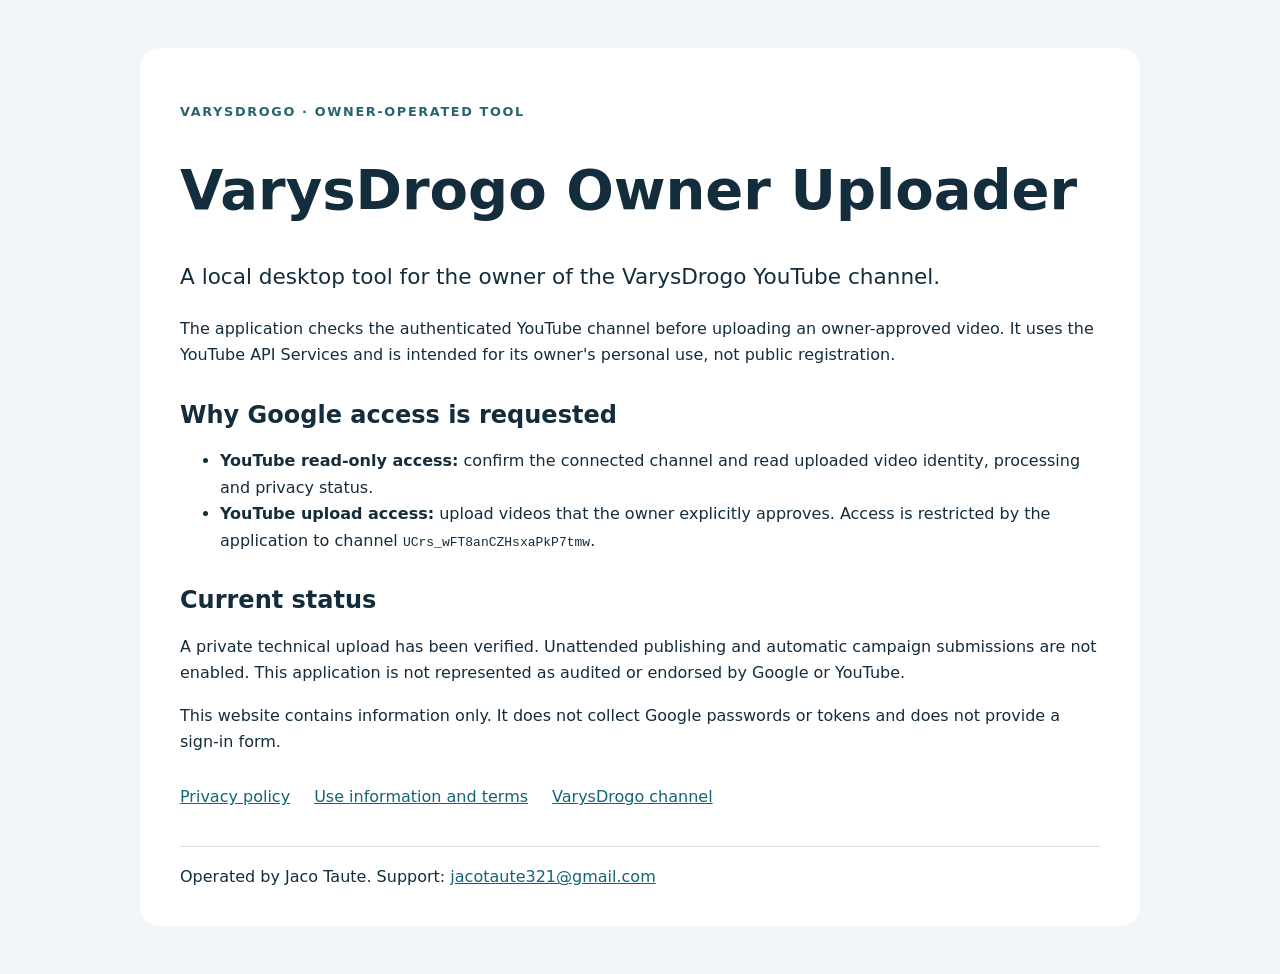
<file: index.html>
<!doctype html>
<html lang="en"><head><meta charset="utf-8"><meta name="viewport" content="width=device-width,initial-scale=1"><title>VarysDrogo Owner Uploader</title><link rel="stylesheet" href="style.css"></head>
<body><main><p class="eyebrow">VARYSDROGO · OWNER-OPERATED TOOL</p><h1>VarysDrogo Owner Uploader</h1>
<p class="lead">A local desktop tool for the owner of the VarysDrogo YouTube channel.</p>
<p>The application checks the authenticated YouTube channel before uploading an owner-approved video. It uses the YouTube API Services and is intended for its owner's personal use, not public registration.</p>
<h2>Why Google access is requested</h2><ul><li><strong>YouTube read-only access:</strong> confirm the connected channel and read uploaded video identity, processing and privacy status.</li><li><strong>YouTube upload access:</strong> upload videos that the owner explicitly approves. Access is restricted by the application to channel <code>UCrs_wFT8anCZHsxaPkP7tmw</code>.</li></ul>
<h2>Current status</h2><p>A private technical upload has been verified. Unattended publishing and automatic campaign submissions are not enabled. This application is not represented as audited or endorsed by Google or YouTube.</p>
<p>This website contains information only. It does not collect Google passwords or tokens and does not provide a sign-in form.</p>
<nav><a href="privacy.html">Privacy policy</a><a href="terms.html">Use information and terms</a><a href="https://www.youtube.com/channel/UCrs_wFT8anCZHsxaPkP7tmw">VarysDrogo channel</a></nav>
<footer>Operated by Jaco Taute. Support: <a href="mailto:jacotaute321@gmail.com">jacotaute321@gmail.com</a></footer></main></body></html>
</file>
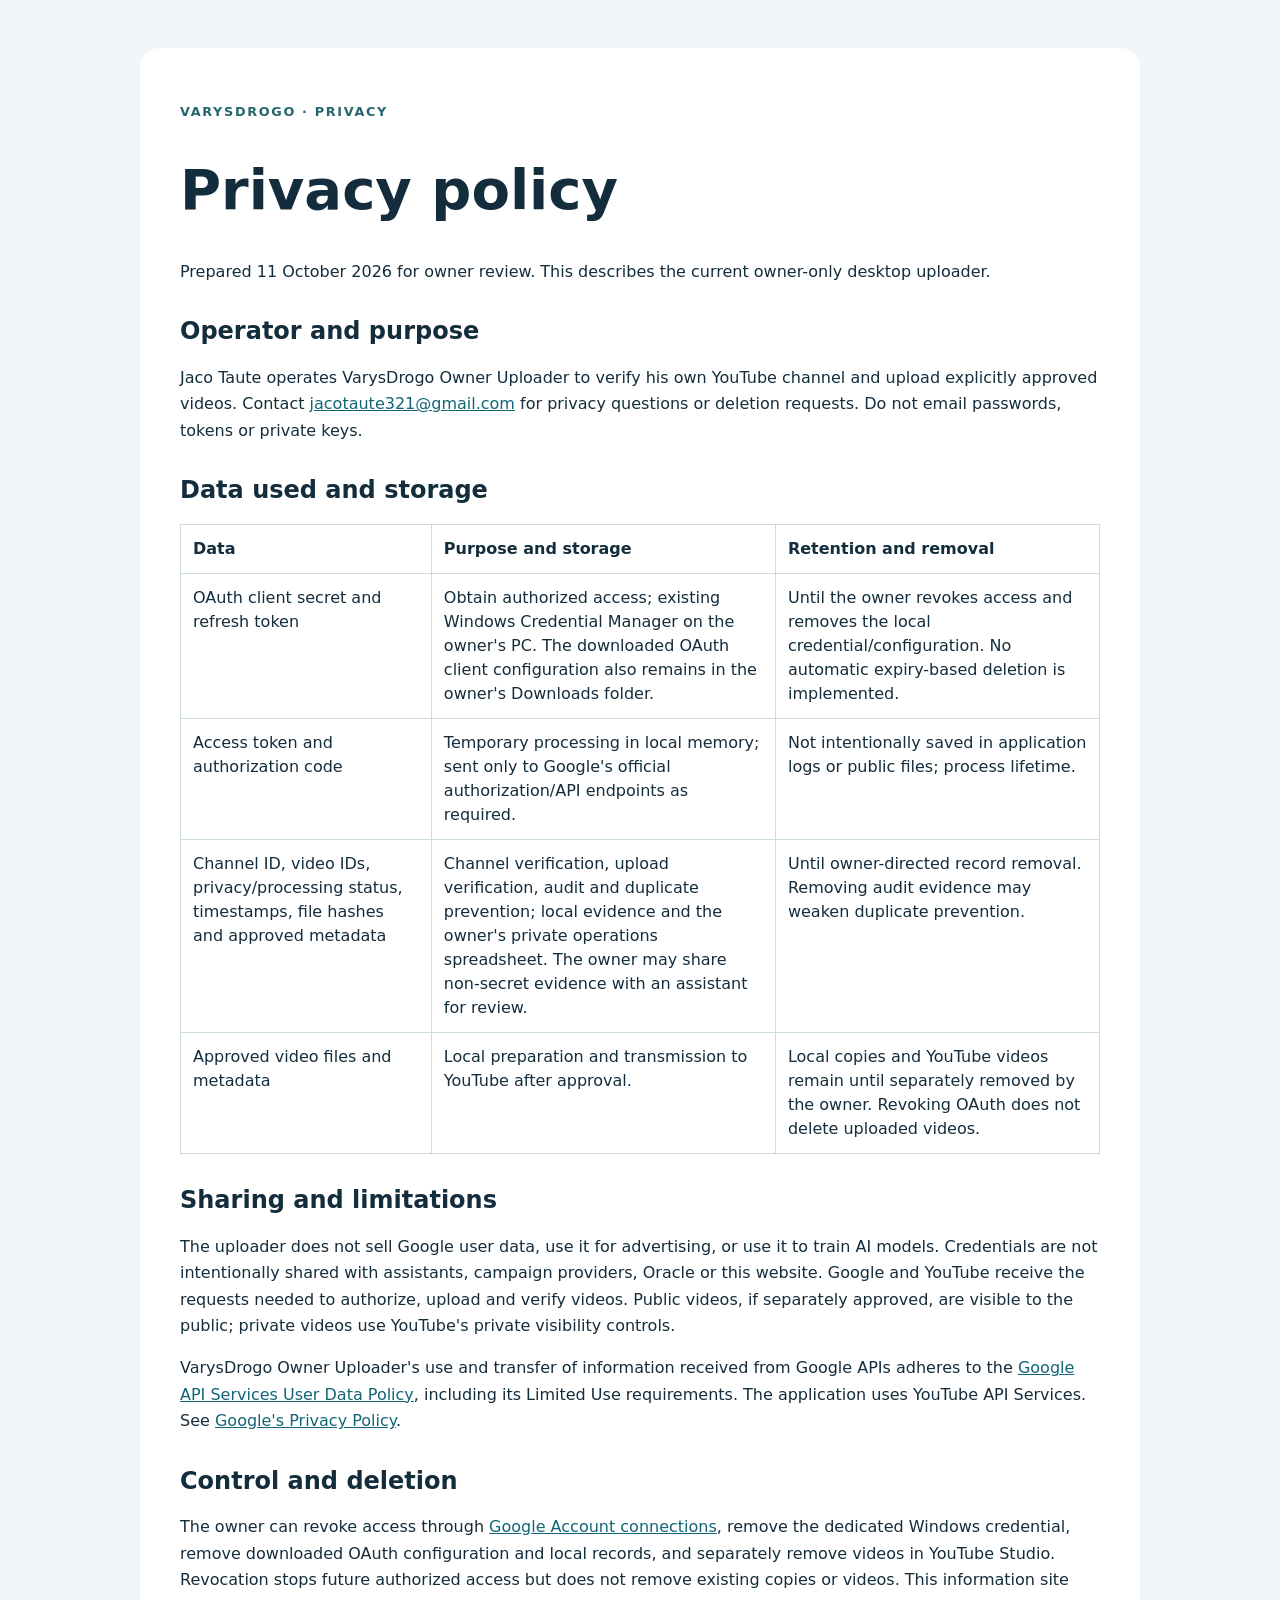
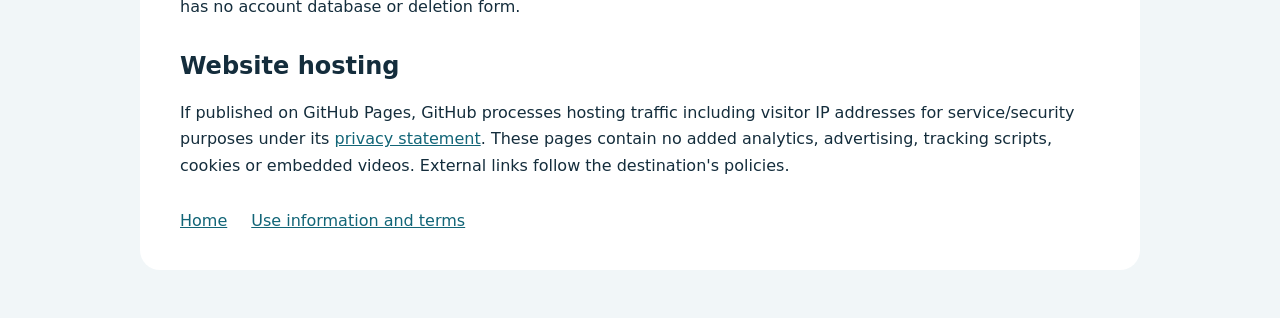
<file: privacy.html>
<!doctype html>
<html lang="en"><head><meta charset="utf-8"><meta name="viewport" content="width=device-width,initial-scale=1"><title>Privacy | VarysDrogo Owner Uploader</title><link rel="stylesheet" href="style.css"></head>
<body><main><p class="eyebrow">VARYSDROGO · PRIVACY</p><h1>Privacy policy</h1><p>Prepared 11 October 2026 for owner review. This describes the current owner-only desktop uploader.</p>
<h2>Operator and purpose</h2><p>Jaco Taute operates VarysDrogo Owner Uploader to verify his own YouTube channel and upload explicitly approved videos. Contact <a href="mailto:jacotaute321@gmail.com">jacotaute321@gmail.com</a> for privacy questions or deletion requests. Do not email passwords, tokens or private keys.</p>
<h2>Data used and storage</h2><div class="table"><table><thead><tr><th>Data</th><th>Purpose and storage</th><th>Retention and removal</th></tr></thead><tbody>
<tr><td>OAuth client secret and refresh token</td><td>Obtain authorized access; existing Windows Credential Manager on the owner's PC. The downloaded OAuth client configuration also remains in the owner's Downloads folder.</td><td>Until the owner revokes access and removes the local credential/configuration. No automatic expiry-based deletion is implemented.</td></tr>
<tr><td>Access token and authorization code</td><td>Temporary processing in local memory; sent only to Google's official authorization/API endpoints as required.</td><td>Not intentionally saved in application logs or public files; process lifetime.</td></tr>
<tr><td>Channel ID, video IDs, privacy/processing status, timestamps, file hashes and approved metadata</td><td>Channel verification, upload verification, audit and duplicate prevention; local evidence and the owner's private operations spreadsheet. The owner may share non-secret evidence with an assistant for review.</td><td>Until owner-directed record removal. Removing audit evidence may weaken duplicate prevention.</td></tr>
<tr><td>Approved video files and metadata</td><td>Local preparation and transmission to YouTube after approval.</td><td>Local copies and YouTube videos remain until separately removed by the owner. Revoking OAuth does not delete uploaded videos.</td></tr>
</tbody></table></div>
<h2>Sharing and limitations</h2><p>The uploader does not sell Google user data, use it for advertising, or use it to train AI models. Credentials are not intentionally shared with assistants, campaign providers, Oracle or this website. Google and YouTube receive the requests needed to authorize, upload and verify videos. Public videos, if separately approved, are visible to the public; private videos use YouTube's private visibility controls.</p>
<p>VarysDrogo Owner Uploader's use and transfer of information received from Google APIs adheres to the <a href="https://developers.google.com/terms/api-services-user-data-policy">Google API Services User Data Policy</a>, including its Limited Use requirements. The application uses YouTube API Services. See <a href="https://policies.google.com/privacy">Google's Privacy Policy</a>.</p>
<h2>Control and deletion</h2><p>The owner can revoke access through <a href="https://myaccount.google.com/connections">Google Account connections</a>, remove the dedicated Windows credential, remove downloaded OAuth configuration and local records, and separately remove videos in YouTube Studio. Revocation stops future authorized access but does not remove existing copies or videos. This information site has no account database or deletion form.</p>
<h2>Website hosting</h2><p>If published on GitHub Pages, GitHub processes hosting traffic including visitor IP addresses for service/security purposes under its <a href="https://docs.github.com/en/site-policy/privacy-policies/github-general-privacy-statement">privacy statement</a>. These pages contain no added analytics, advertising, tracking scripts, cookies or embedded videos. External links follow the destination's policies.</p>
<nav><a href="index.html">Home</a><a href="terms.html">Use information and terms</a></nav></main></body></html>
</file>
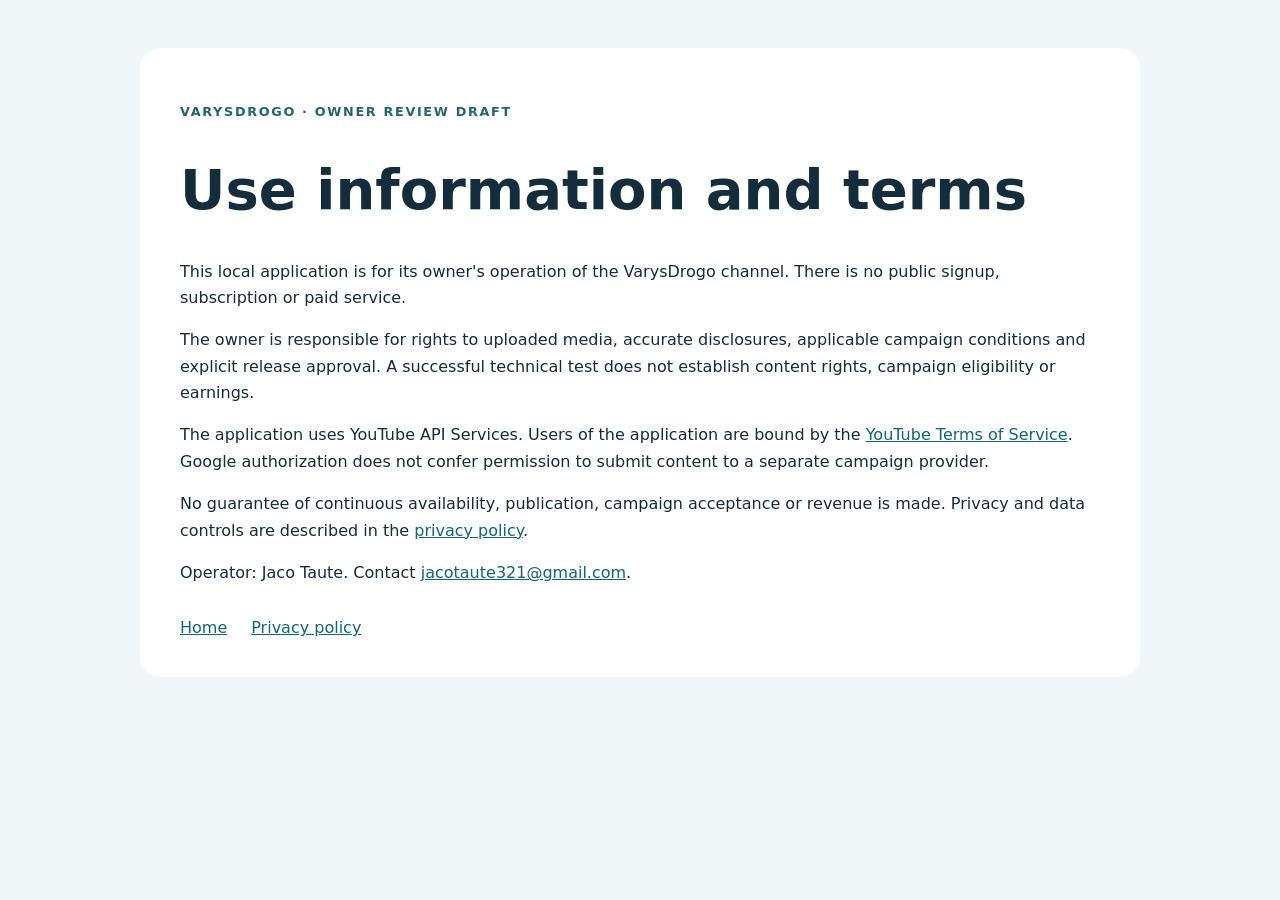
<file: terms.html>
<!doctype html>
<html lang="en"><head><meta charset="utf-8"><meta name="viewport" content="width=device-width,initial-scale=1"><title>Use information | VarysDrogo Owner Uploader</title><link rel="stylesheet" href="style.css"></head>
<body><main><p class="eyebrow">VARYSDROGO · OWNER REVIEW DRAFT</p><h1>Use information and terms</h1><p>This local application is for its owner's operation of the VarysDrogo channel. There is no public signup, subscription or paid service.</p><p>The owner is responsible for rights to uploaded media, accurate disclosures, applicable campaign conditions and explicit release approval. A successful technical test does not establish content rights, campaign eligibility or earnings.</p><p>The application uses YouTube API Services. Users of the application are bound by the <a href="https://www.youtube.com/t/terms">YouTube Terms of Service</a>. Google authorization does not confer permission to submit content to a separate campaign provider.</p><p>No guarantee of continuous availability, publication, campaign acceptance or revenue is made. Privacy and data controls are described in the <a href="privacy.html">privacy policy</a>.</p><p>Operator: Jaco Taute. Contact <a href="mailto:jacotaute321@gmail.com">jacotaute321@gmail.com</a>.</p><nav><a href="index.html">Home</a><a href="privacy.html">Privacy policy</a></nav></main></body></html>
</file>
<file: style.css>
:root{color-scheme:light;font-family:system-ui,sans-serif;color:#142d3c;background:#f1f6f8}body{margin:0}main{max-width:920px;margin:48px auto;padding:40px;background:white;border-radius:20px}h1{font-size:clamp(2rem,5vw,3.5rem);line-height:1.1}h2{margin-top:2rem}.eyebrow{font-size:.8rem;font-weight:700;letter-spacing:.13em;color:#25656d}.lead{font-size:1.35rem}p,li{line-height:1.65}a{color:#126577}nav{display:flex;flex-wrap:wrap;gap:24px;margin-top:32px}footer{margin-top:40px;border-top:1px solid #ddd;padding-top:20px}code{overflow-wrap:anywhere}.table{overflow-x:auto}table{border-collapse:collapse;width:100%}th,td{text-align:left;vertical-align:top;border:1px solid #ccdce3;padding:12px;line-height:1.5}@media(max-width:600px){main{margin:12px;padding:24px}}
</file>
